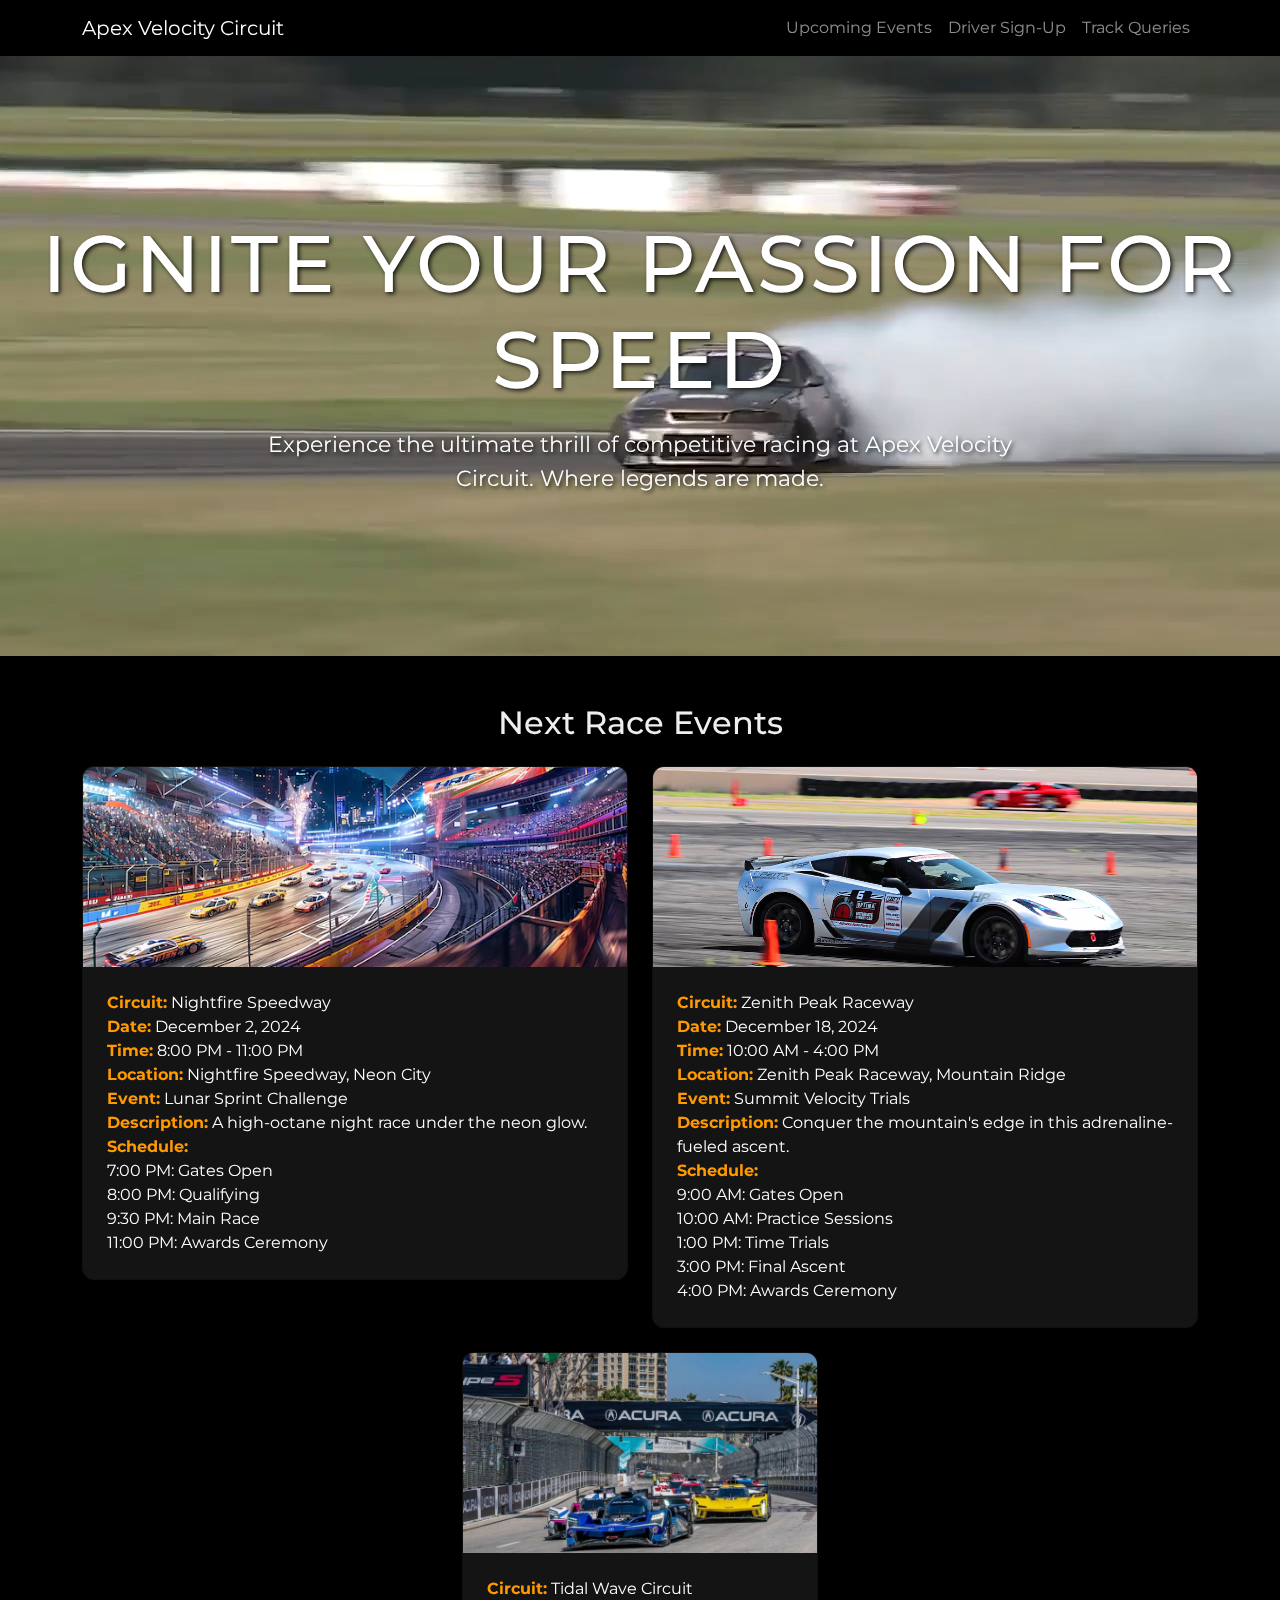
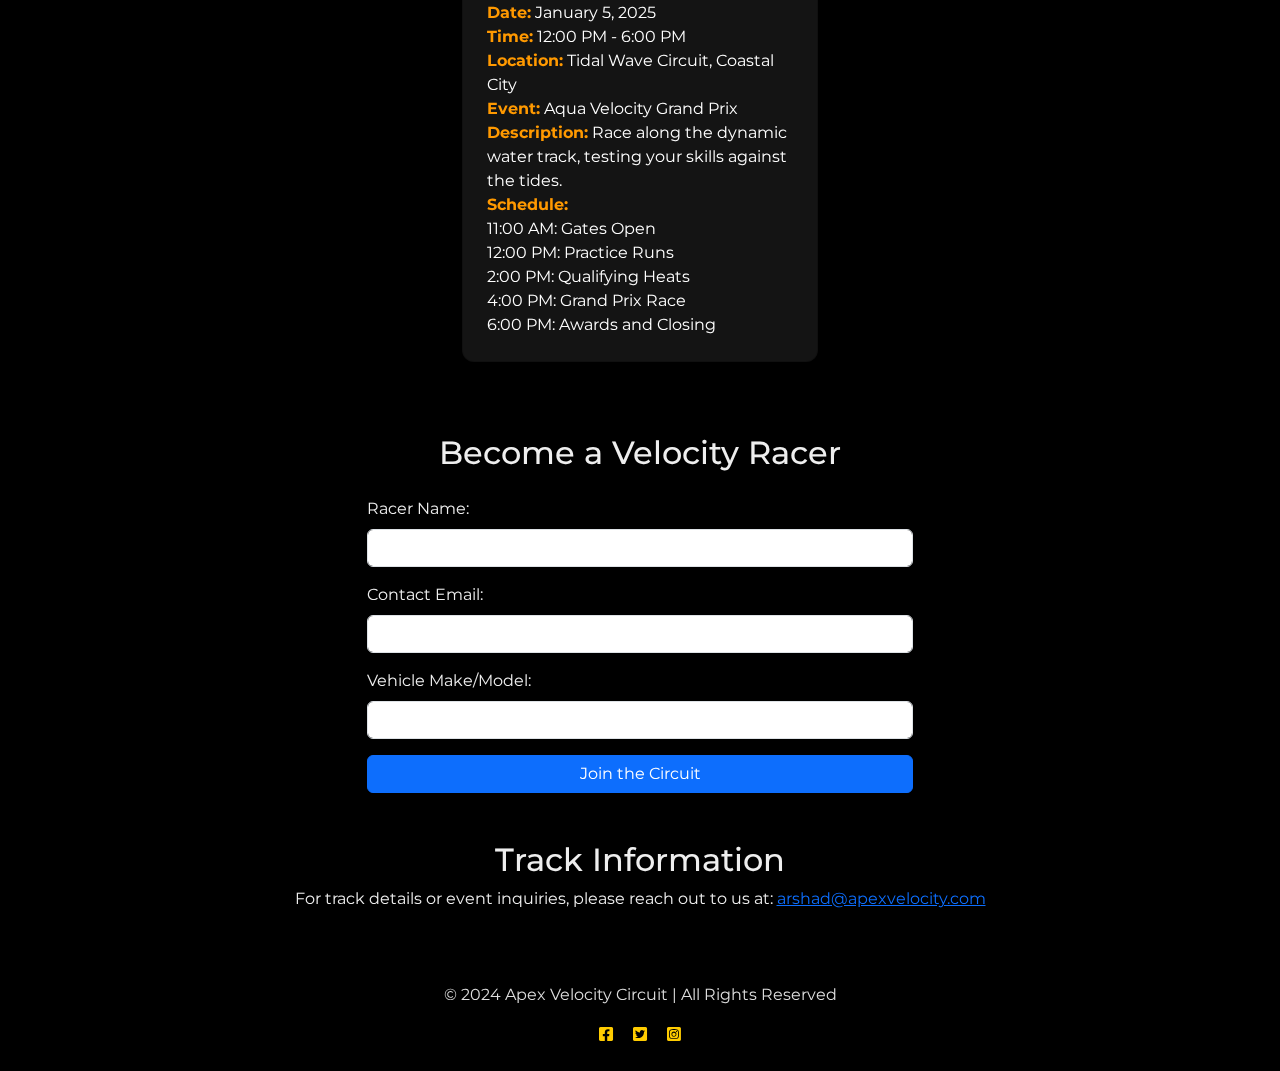
<file: Event Page/index.html>
<!DOCTYPE html>
<html lang="en">
<head>
    <meta charset="UTF-8">
    <meta name="viewport" content="width=device-width, initial-scale=1.0">
    <title>Apex Velocity Circuit</title>
    <link href="https://cdn.jsdelivr.net/npm/bootstrap@5.3.0/dist/css/bootstrap.min.css" rel="stylesheet">
    <link href="https://fonts.googleapis.com/css2?family=Montserrat:wght@400;700&display=swap" rel="stylesheet">
    <link rel="stylesheet" href="https://cdnjs.cloudflare.com/ajax/libs/font-awesome/6.0.0/css/all.min.css">
    <style>
        body {
            font-family: 'Montserrat', sans-serif;
            background: black;
            color: #eee;
            margin: 0;
            padding: 0;
            overflow-x: hidden;
        }

        .hero {
            position: relative;
            width: 100%;
            height: 600px;
            overflow: hidden;
        }

        .background-video {
            position: absolute;
            top: 50%;
            left: 50%;
            width: 100%;
            height: 100%;
            object-fit: cover;
            transform: translate(-50%, -50%);
            z-index: -1;
        }

        .hero-content {
            position: relative;
            z-index: 1;
            text-align: center;
            color: white;
            text-shadow: 2px 2px 4px rgba(0, 0, 0, 0.8);
            display: flex;
            flex-direction: column;
            justify-content: center;
            align-items: center;
            height: 100%;
        }

        .hero h1 {
            font-size: 5rem;
            margin-bottom: 20px;
            text-transform: uppercase;
            letter-spacing: 3px;
        }

        .hero p {
            font-size: 1.4em;
            max-width: 800px;
            margin: 0 auto;
        }

        .race-card {
            color: white;
            background: rgba(255, 255, 255, 0.08);
            border-radius: 12px;
            box-shadow: 0 4px 8px rgba(0, 0, 0, 0.2);
            transition: transform 0.3s;
            overflow: hidden;
        }

        .race-card:hover {
            transform: translateY(-5px);
        }

        .race-card-body {
            padding: 1.5rem;
        }

        .race-card strong {
            color: #ff9900;
        }

        .race-card img {
            width: 100%;
            height: 200px;
            object-fit: cover;
        }

        footer {
            background: rgba(0, 0, 0, 0.8);
            color: #ddd;
            padding: 1.5rem 0;
            text-align: center;
        }

        footer a {
            color: #ffcc00;
        }
    </style>
</head>
<body>
    <nav class="navbar navbar-expand-lg navbar-dark">
        <div class="container">
            <a class="navbar-brand" href="#">Apex Velocity Circuit</a>
            <button class="navbar-toggler" type="button" data-bs-toggle="collapse" data-bs-target="#navbarNav" aria-controls="navbarNav" aria-expanded="false" aria-label="Toggle navigation">
                <span class="navbar-toggler-icon"></span>
            </button>
            <div class="collapse navbar-collapse" id="navbarNav">
                <ul class="navbar-nav ms-auto">
                    <li class="nav-item">
                        <a class="nav-link" href="#events">Upcoming Events</a>
                    </li>
                    <li class="nav-item">
                        <a class="nav-link" href="#register">Driver Sign-Up</a>
                    </li>
                    <li class="nav-item">
                        <a class="nav-link" href="#contact">Track Queries</a>
                    </li>
                </ul>
            </div>
        </div>
    </nav>

    <section class="hero">
        <video autoplay loop muted playsinline poster="video.mp4" class="background-video">
            <source src="video.mp4" type="video/mp4">
        </video>
        <div class="hero-content">
            <h1>Ignite Your Passion for Speed</h1>
            <p>Experience the ultimate thrill of competitive racing at Apex Velocity Circuit. Where legends are made.</p>
        </div>
    </section>

    <div class="container my-5">
        <section id="events">
            <h2 class="text-center mb-4">Next Race Events</h2>
            <div class="row justify-content-center">
                <div class="col-md-6 mb-4">
                    <div class="card race-card">
                        <img src="nightfire.png" alt="Nightfire Speedway">
                        <div class="card-body race-card-body">
                            <strong>Circuit:</strong> Nightfire Speedway<br>
                            <strong>Date:</strong> December 2, 2024<br>
                            <strong>Time:</strong> 8:00 PM - 11:00 PM<br>
                            <strong>Location:</strong> Nightfire Speedway, Neon City<br>
                            <strong>Event:</strong> Lunar Sprint Challenge<br>
                            <strong>Description:</strong> A high-octane night race under the neon glow.<br>
                            <strong>Schedule:</strong><br>
                            7:00 PM: Gates Open<br>
                            8:00 PM: Qualifying<br>
                            9:30 PM: Main Race<br>
                            11:00 PM: Awards Ceremony
                        </div>
                    </div>
                </div>
                <div class="col-md-6 mb-4">
                    <div class="card race-card">
                        <img src="zenithpeak.png" alt="Zenith Peak Raceway">
                        <div class="card-body race-card-body">
                            <strong>Circuit:</strong> Zenith Peak Raceway<br>
                            <strong>Date:</strong> December 18, 2024<br>
                            <strong>Time:</strong> 10:00 AM - 4:00 PM<br>
                            <strong>Location:</strong> Zenith Peak Raceway, Mountain Ridge<br>
                            <strong>Event:</strong> Summit Velocity Trials<br>
                            <strong>Description:</strong> Conquer the mountain's edge in this adrenaline-fueled ascent.<br>
                            <strong>Schedule:</strong><br>
                            9:00 AM: Gates Open<br>
                            10:00 AM: Practice Sessions<br>
                            1:00 PM: Time Trials<br>
                            3:00 PM: Final Ascent<br>
                            4:00 PM: Awards Ceremony
                        </div>
                    </div>
                </div>
                <div class="col-md-4 mb-4">
                    <div class="card race-card">
                        <img src="tidalwave.png" alt="Tidal Wave Circuit">
                        <div class="card-body race-card-body">
                            <strong>Circuit:</strong> Tidal Wave Circuit<br>
                            <strong>Date:</strong> January 5, 2025<br>
                            <strong>Time:</strong> 12:00 PM - 6:00 PM<br>
                            <strong>Location:</strong> Tidal Wave Circuit, Coastal City<br>
                            <strong>Event:</strong> Aqua Velocity Grand Prix<br>
                            <strong>Description:</strong> Race along the dynamic water track, testing your skills against the tides.<br>
                            <strong>Schedule:</strong><br>
                            11:00 AM: Gates Open<br>
                            12:00 PM: Practice Runs<br>
                            2:00 PM: Qualifying Heats<br>
                            4:00 PM: Grand Prix Race<br>
                            6:00 PM: Awards and Closing
                        </div>
                    </div>
                </div>
            </div>
        </section>

        <section id="register" class="mt-5">
            <h2 class="text-center mb-4">Become a Velocity Racer</h2>
            <div class="row justify-content-center">
                <div class="col-md-6">
                    <formaction="#" method="post">
                        <div class="mb-3">
                            <label for="name" class="form-label">Racer Name:</label>
                            <input type="text" class="form-control" id="name" name="name" required>
                        </div>
                        <div class="mb-3">
                            <label for="email" class="form-label">Contact Email:</label>
                            <input type="email" class="form-control" id="email" name="email" required>
                        </div>
                        <div class="mb-3">
                            <label for="vehicle" class="form-label">Vehicle Make/Model:</label>
                            <input type="text" class="form-control" id="vehicle" name="vehicle">
                        </div>
                        <div class="d-grid">
                            <button type="submit" class="btn btn-primary">Join the Circuit</button>
                        </div>
                    </form>
                </div>
            </div>
    </section>

    <section id="contact" class="mt-5 text-center">
        <h2>Track Information</h2>
        <p>For track details or event inquiries, please reach out to us at: <a href="mailto:arshad@apexvelocity.com">arshad@apexvelocity.com</a></p>
    </section>
</div>

<footer class="text-center">
    <p>&copy; 2024 Apex Velocity Circuit | All Rights Reserved</p>
    <div class="mt-3">
        <a href="#" class="mx-2"><i class="fab fa-facebook-square"></i></a>
        <a href="#" class="mx-2"><i class="fab fa-twitter-square"></i></a>
        <a href="#" class="mx-2"><i class="fab fa-instagram-square"></i></a>
    </div>
</footer>
</body>
</html>
</file>
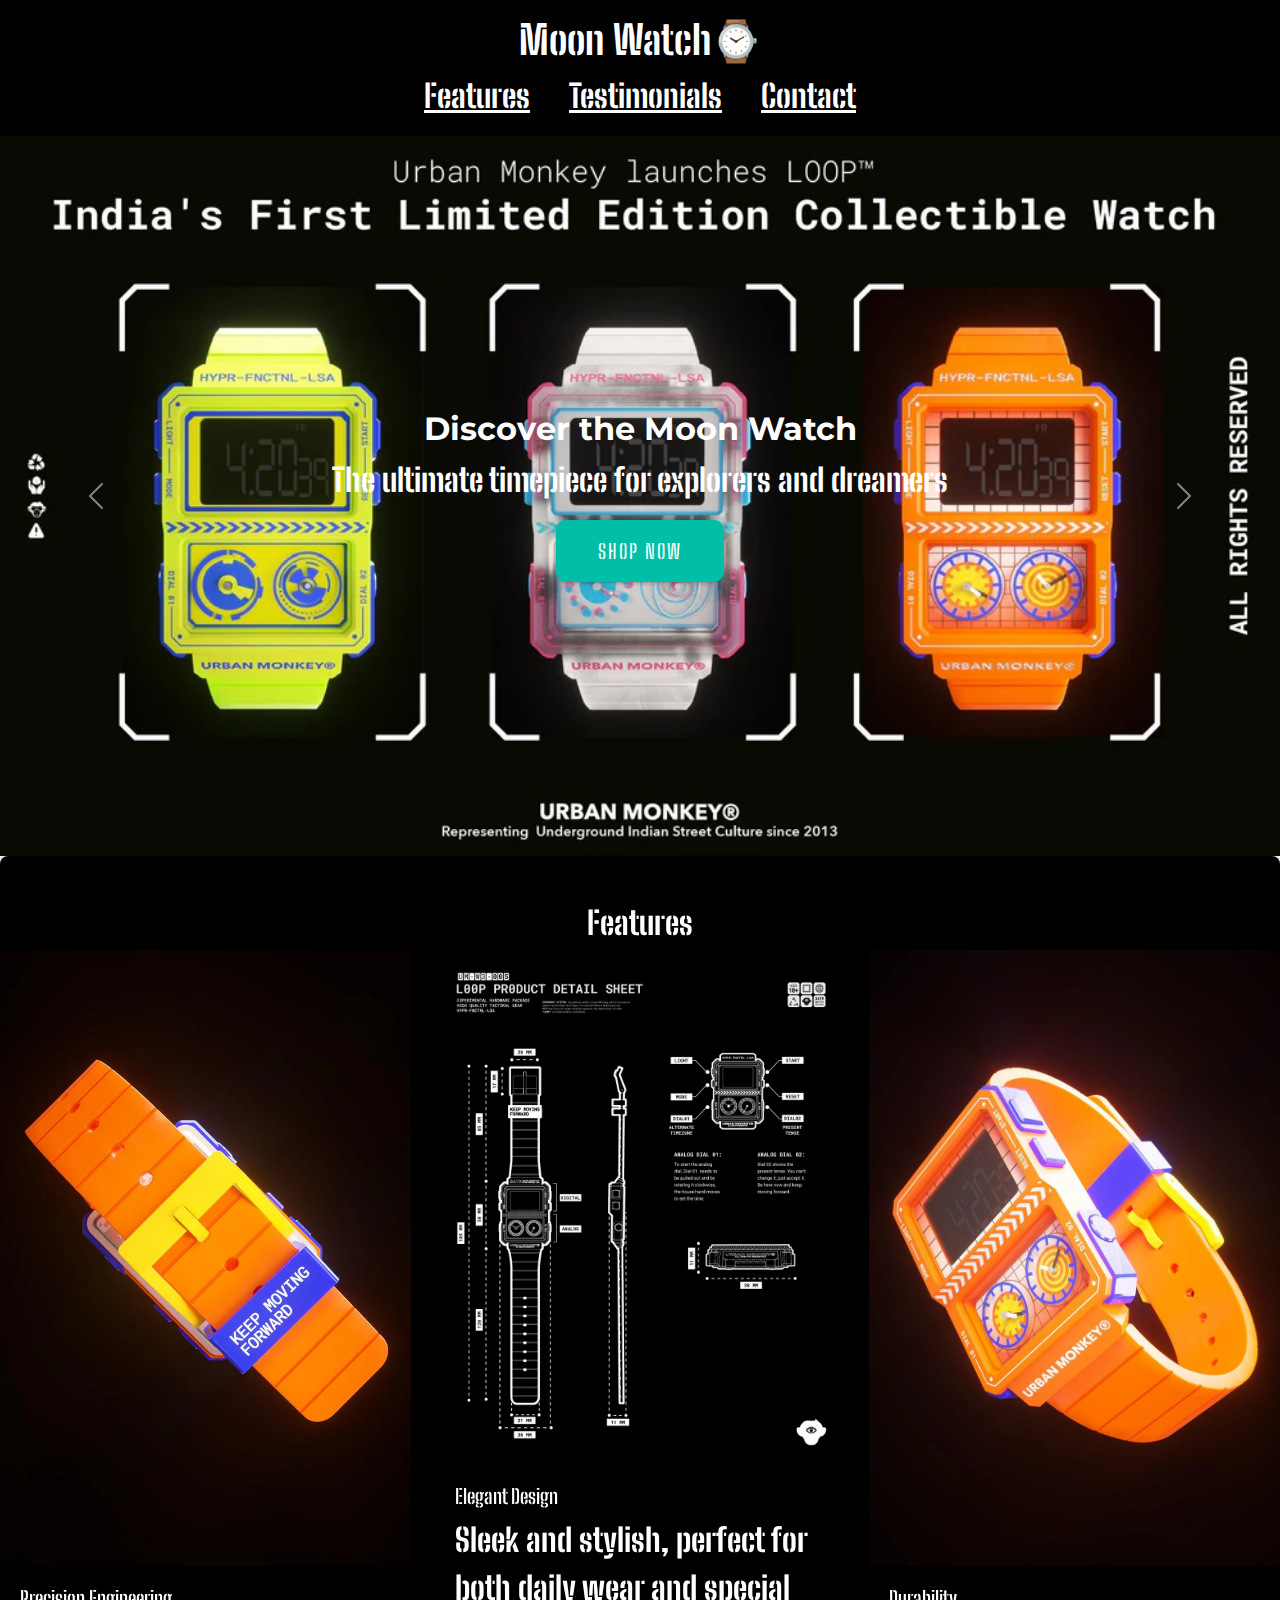
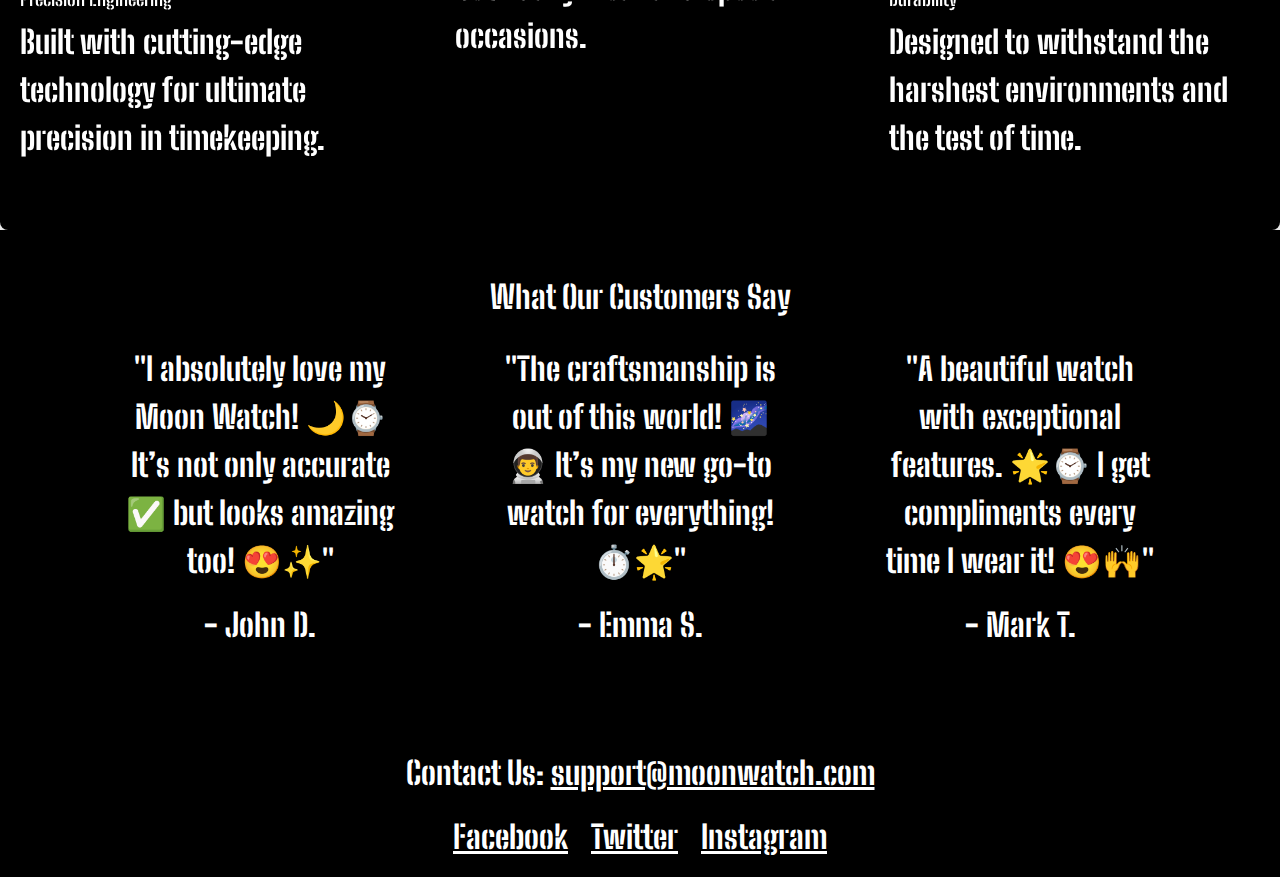
<file: Product Landing Page/index.html>
<!DOCTYPE html>
<html lang="en">
<head>
    <meta charset="UTF-8">
    <meta name="viewport" content="width=device-width, initial-scale=1.0">
    <title>Moon Watch⌚</title>
    <link href="https://cdn.jsdelivr.net/npm/bootstrap@5.3.0-alpha1/dist/css/bootstrap.min.css" rel="stylesheet">
    <link href="https://fonts.googleapis.com/css2?family=Roboto:wght@400;500&family=Montserrat:wght@700&display=swap" rel="stylesheet">
    <link rel="preconnect" href="https://fonts.googleapis.com">
    <link rel="preconnect" href="https://fonts.gstatic.com" crossorigin>
    <link href="https://fonts.googleapis.com/css2?family=Big+Shoulders+Stencil:opsz,wght@10..72,100..900&display=swap" rel="stylesheet">
    <link href="styles.css" rel="stylesheet">
</head>
<body>

    <header class="bg-black text-white py-3">
        <div class="container">
            <h1 class="text-center">Moon Watch⌚</h1>
            <nav class="text-center">
                <a href="#features" class="text-white mx-3">Features</a>
                <a href="#testimonials" class="text-white mx-3">Testimonials</a>
                <a href="#contact" class="text-white mx-3">Contact</a>
            </nav>
        </div>
    </header>

    <section id="heroCarousel" class="carousel slide" data-bs-ride="carousel" data-bs-interval="5000">
        <div class="carousel-inner">
            <div class="carousel-item active">
                <div class="d-flex align-items-center justify-content-center text-center text-white" 
                     style="height: 80vh; background-image: url('image copy 5.png'); background-size: cover; background-position: center;">
                    <div>
                        <h2>Discover the Moon Watch</h2>
                        <p>The ultimate timepiece for explorers and dreamers</p>
                        <a href="#purchase" class="btn btn-primary btn-lg">Shop Now</a>
                    </div>
                </div>
            </div>
            
            <div class="carousel-item">
                <div class="d-flex align-items-center justify-content-center text-center text-white" 
                     style="height: 80vh; background-image: url('image copy 3.png'); background-size: cover; background-position: center;">
                    <div>
                        <h2>Explore the Stars</h2>
                        <p>Timeless design for the modern adventurer</p>
                        <a href="#purchase" class="btn btn-primary btn-lg">Shop Now</a>
                    </div>
                </div>
            </div>
            
            <div class="carousel-item">
                <div class="d-flex align-items-center justify-content-center text-center text-white" 
                     style="height: 80vh; background-image: url('image copy.png'); background-size: cover; background-position: center;">
                    <div>
                        <h2>Be a Pioneer</h2>
                        <p>The watch that accompanies your journey</p>
                        <a href="#purchase" class="btn btn-primary btn-lg">Shop Now</a>
                    </div>
                </div>
            </div>
        </div>
        
        <button class="carousel-control-prev" type="button" data-bs-target="#heroCarousel" data-bs-slide="prev">
            <span class="carousel-control-prev-icon" aria-hidden="true"></span>
            <span class="visually-hidden">Previous</span>
        </button>
        <button class="carousel-control-next" type="button" data-bs-target="#heroCarousel" data-bs-slide="next">
            <span class="carousel-control-next-icon" aria-hidden="true"></span>
            <span class="visually-hidden">Next</span>
        </button>
    </section>

    <section id="features" class="card py-5 bg-black text-white">
        <h2 class="text-center">Features</h2>
        <div class="row">
            <div class="col-md-4">
                <div class="card bg-black text-white">
                    <img src="image.png" class="card-img-top" alt="Feature 1">
                    <div class="card-body">
                        <h5 class="card-title">Precision Engineering</h5>
                        <p class="card-text">Built with cutting-edge technology for ultimate precision in timekeeping.</p>
                    </div>
                </div>
            </div>

            <div class="col-md-4">
                <div class="card bg-black text-white">
                    <img src="image copy 4.png" class="card-img-top" alt="Feature 3">
                    <div class="card-body ">
                        <h5 class="card-title">Elegant Design</h5>
                        <p class="card-text">Sleek and stylish, perfect for both daily wear and special occasions.</p>
                    </div>
                </div>
            </div>

            <div class="col-md-4">
                <div class="card bg-black text-white">
                    <img src="image copy 6.png" class="card-img-top" alt="Feature 2">
                    <div class="card-body">
                        <h5 class="card-title">Durability</h5>
                        <p class="card-text">Designed to withstand the harshest environments and the test of time.</p>
                    </div>
                </div>
            </div>
            
        </div>
    </section>

    <section id="testimonials" class="bg-black text-white py-5">
        <div class="container">
            <h2 class="text-center"> What Our Customers Say</h2>
            <div class="row">
                <div class="col-md-4">
                    <div class="testimonial bg-black text-white">
                        <p>"I absolutely love my Moon Watch! 🌙⌚ It’s not only accurate ✅ but looks amazing too! 😍✨"</p>
                        <p>- John D.</p>
                    </div>
                </div>
                <div class="col-md-4">
                    <div class="testimonial bg-black text-white">
                        <p>"The craftsmanship is out of this world! 🌌👨‍🚀 It’s my new go-to watch for everything! ⏱️🌟"</p>
                        <p>- Emma S.</p>
                    </div>
                </div>
                <div class="col-md-4">
                    <div class="testimonial bg-black text-white">
                        <p>"A beautiful watch with exceptional features. 🌟⌚ I get compliments every time I wear it! 😍🙌"</p>
                        <p>- Mark T.</p>
                    </div>
                </div>
            </div>
        </div>
    </section>

    <footer id="contact" class="bg-black text-white py-3">
        <div class="container text-center">
            <p>Contact Us: <a href="mailto:support@moonwatch.com" class="text-white">support@moonwatch.com</a></p>
            <div>
                <a href="https://www.facebook.com/urbanmonkeyindia/" class="text-white mx-2" target="_blank" rel="noopener noreferrer">Facebook</a>
                <a href="https://x.com/urbanmonkeyind?lang=en" class="text-white mx-2" target="_blank" rel="noopener noreferrer">Twitter</a>
                <a href="https://www.instagram.com/urbanmonkeyindia/?hl=en" class="text-white mx-2" target="_blank" rel="noopener noreferrer">Instagram</a>
            </div>
        </div>
    </footer>

    <script src="https://cdn.jsdelivr.net/npm/@popperjs/core@2.11.6/dist/umd/popper.min.js"></script>
    <script src="https://cdn.jsdelivr.net/npm/bootstrap@5.3.0-alpha1/dist/js/bootstrap.min.js"></script>
</body>
</html>
</file>
<file: Product Landing Page/styles.css>
body {
    font-family: 'Big Shoulders Stencil', sans-serif;
    font-size: 2rem;
    background-color: #f4f4f4;
    font-weight: 700
}
.text-center {
    text-align: center;
    font-family: 'Big Shoulders Stencil', sans-serif;
    
}
h1, h2, h3 
{
    font-family: 'Montserrat', sans-serif;
    font-weight: 700;
}


.hero {
    position: relative;
    height: 80vh;
    background-image: url('image copy 5.png');
    background-size: cover;
    background-position: center;
    text-align: center;
    color: white;
    display: flex;
    justify-content: center;
    align-items: center;
    
}



.hero h2 {
    font-size: 3rem;
    font-weight: bold;
}

.card {
    border: none;
    border-radius: 8px;
    box-shadow: 0 4px 8px rgba(0, 0, 0, 0.1);
    transition: transform 0.3s ease;
}

.card:hover {
    transform: translateY(-10px);
}

.card-body {
    padding: 20px;
}

.testimonial {
    margin: 0 20px;
    padding: 20px;
    background-color: #f8f9fa;
    border-radius: 8px;
    box-shadow: 0 4px 8px rgba(0, 0, 0, 0.1);
    text-align: center;
    transition: transform 0.3s ease;
}

.testimonial:hover {
    transform: scale(1.05);
}

footer {
    background-color: #343a40;
    color: white;
    padding: 30px;
    text-align: center;
}

footer .social-links a {
    color: white;
    margin: 0 15px;
    text-decoration: none;
    font-size: 1.5rem;
    transition: color 0.3s ease;
}

footer .social-links a:hover {
    color: #007bff;
}

.btn {
    background-color: #00BFA6;
    padding: 14px 40px;
    color: #fff;
    text-transform: uppercase;
    letter-spacing: 2px;
    cursor: pointer;
    border-radius: 10px;
    border: 2px dashed #00BFA6;
    box-shadow: rgba(50, 50, 93, 0.25) 0px 2px 5px -1px, rgba(0, 0, 0, 0.3) 0px 1px 3px -1px;
    transition: .4s;
}

.btn span:last-child {
    display: none;
}

.btn:hover {
    transition: .4s;
    border: 2px dashed #00BFA6;
    background-color: #fff;
    color: #00BFA6;
}

.btn:active {
    background-color: #87dbd0;
}

.terminal-loader {
    border: 0.1em solid #333;
    background-color: #1a1a1a;
    color: #0f0;
    font-family: "Courier New", Courier, monospace;
    font-size: 1em;
    padding: 1.5em 1em;
    width: 12em;
    box-shadow: 0 4px 8px rgba(0, 0, 0, 0.2);
    border-radius: 4px;
    position: relative;
    overflow: hidden;
    box-sizing: border-box;
}

.terminal-header {
    position: absolute;
    top: 0;
    left: 0;
    right: 0;
    height: 1.5em;
    background-color: #333;
    border-top-left-radius: 4px;
    border-top-right-radius: 4px;
    padding: 0 0.4em;
    box-sizing: border-box;
}

.terminal-controls {
    float: right;
}

.control {
    display: inline-block;
    width: 0.6em;
    height: 0.6em;
    margin-left: 0.4em;
    border-radius: 50%;
    background-color: #777;
}

.control.close {
    background-color: #e33;
}

.control.minimize {
    background-color: #ee0;
}

.control.maximize {
    background-color: #0b0;
}


.text {
    display: inline-block;
    white-space: nowrap;
    overflow: hidden;
    border-right: 0.2em solid green;
    animation: typeAndDelete 4s steps(11) infinite, blinkCursor 0.5s step-end infinite alternate;
    margin-top: 1.5em;
}
</file>
